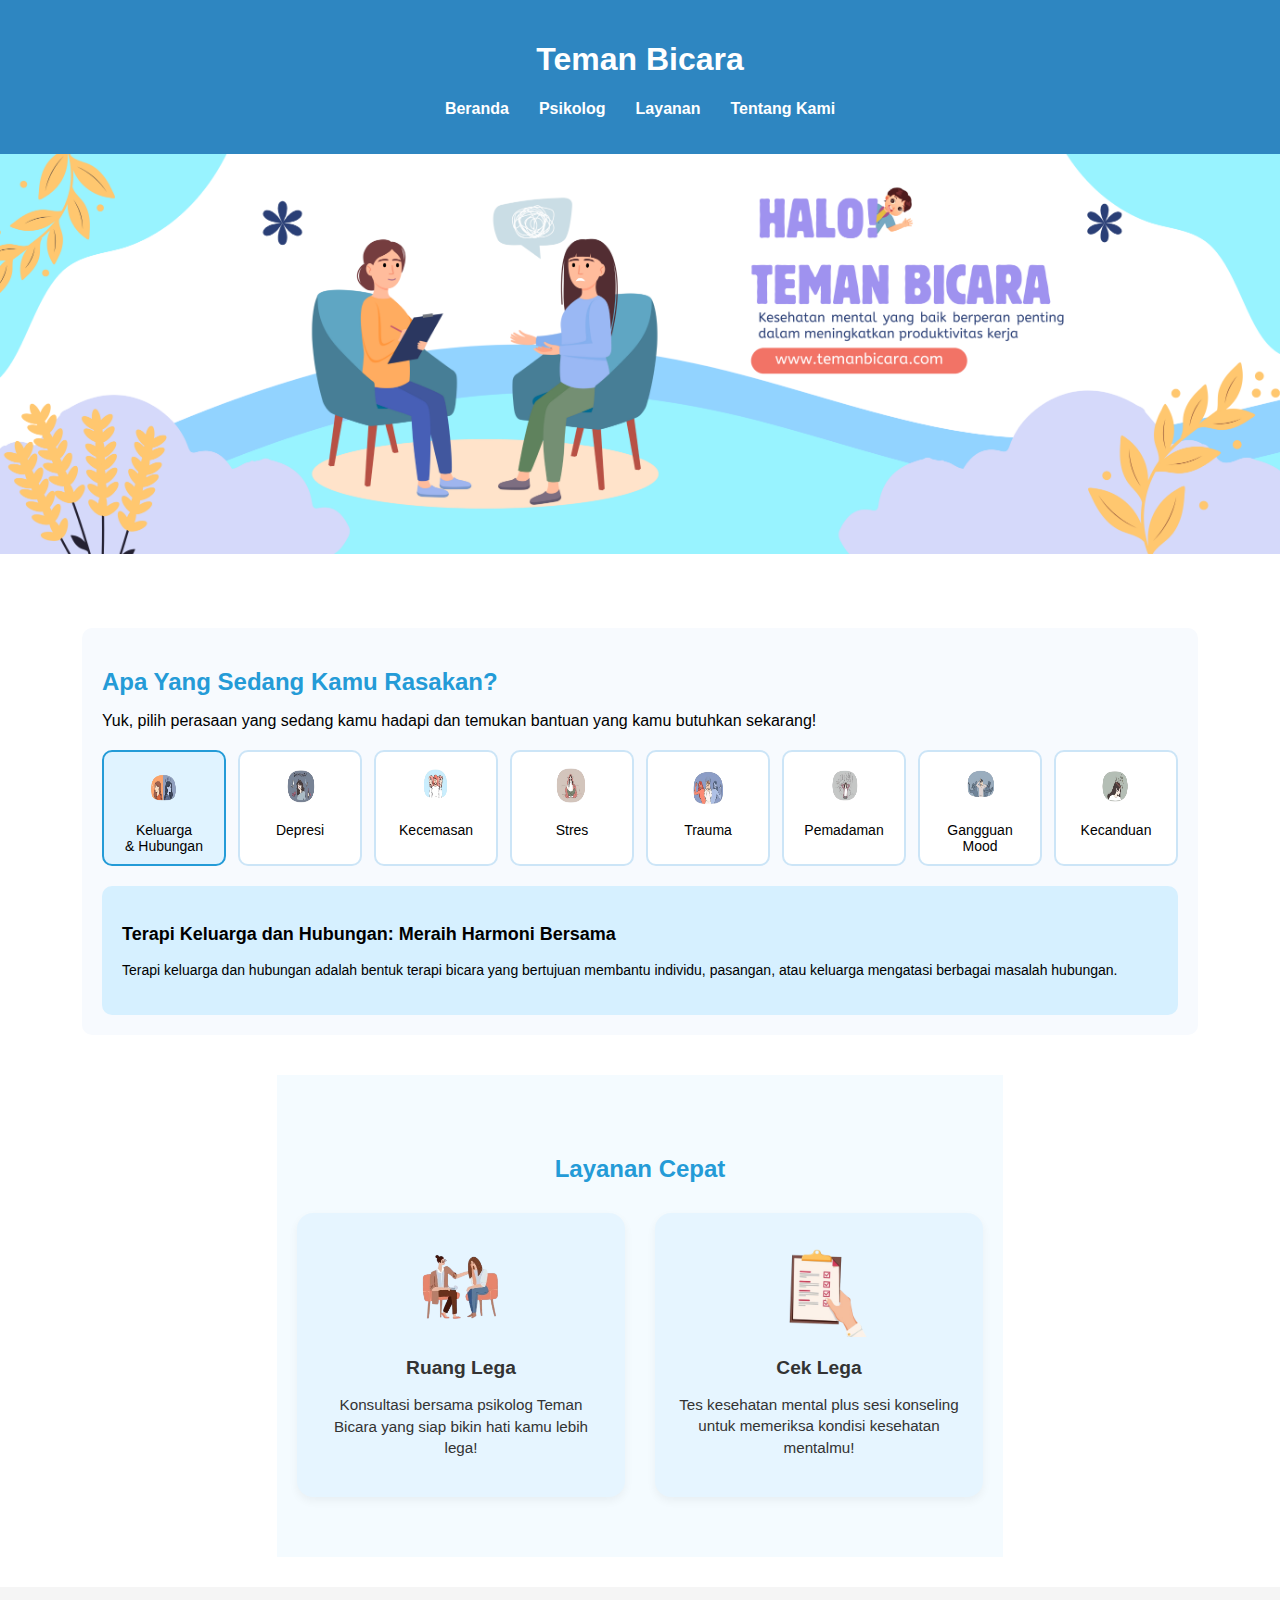
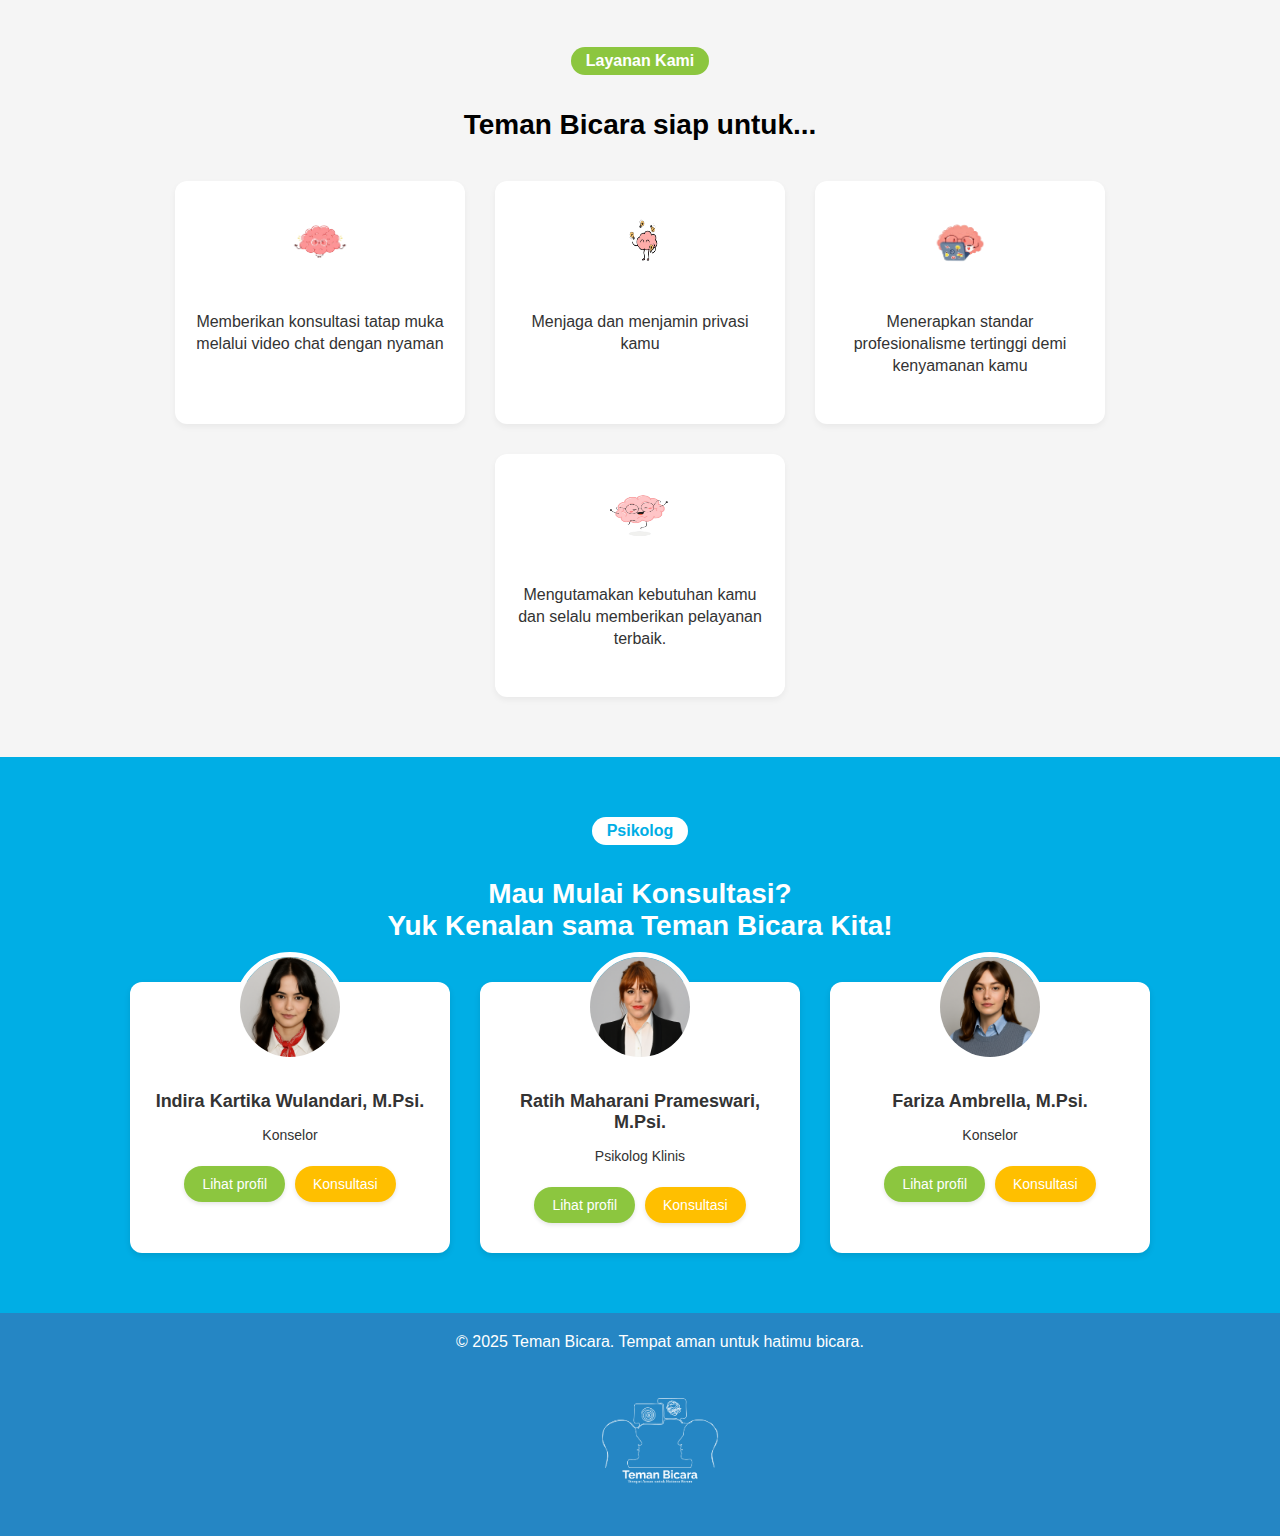
<file: index.html>
<!DOCTYPE html>
<html lang="id">
<head>
  <meta charset="UTF-8" />
  <meta name="viewport" content="width=device-width, initial-scale=1.0"/>
  <title>Beranda - Teman Bicara</title>
  <link rel="stylesheet" href="styles.css" />
</head>
<body>
  <header>
    <h1>Teman Bicara</h1>
    <nav>
      <ul>
        <li><a href="index.html">Beranda</a></li>
        <li><a href="dokter.html">Psikolog</a></li>
        <li><a href="layanan.html">Layanan</a></li>
        <li><a href="kontak.html">Tentang Kami</a></li>
      </ul>
    </nav>
  </header>

  <section class="banner">
    <img src="banner2.png" alt="Banner Kesehatan" />
  </section>

  <section class="content">
    <section class="feeling-section">
  <h2 class="highlight-title">Apa Yang Sedang Kamu Rasakan?</h2>
  <p>Yuk, pilih perasaan yang sedang kamu hadapi dan temukan bantuan yang kamu butuhkan sekarang!</p>

  <div class="feelings-container" id="feelings">
    <div class="feeling active" onclick="showInfo('keluarga')">
      <img src="keluarga.png" alt="Keluarga & Hubungan" />
      <p>Keluarga<br>& Hubungan</p>
    </div>
    <div class="feeling" onclick="showInfo('depresi')">
      <img src="depresi.png" alt="Depresi" />
      <p>Depresi</p>
    </div>
    <div class="feeling" onclick="showInfo('kecemasan')">
      <img src="kecemasan.png" alt="Kecemasan" />
      <p>Kecemasan</p>
    </div>
    <div class="feeling" onclick="showInfo('stres')">
      <img src="stres.png" alt="Stres" />
      <p>Stres</p>
    </div>
    <div class="feeling" onclick="showInfo('trauma')">
      <img src="trauma.png" alt="Trauma" />
      <p>Trauma</p>
    </div>
    <div class="feeling" onclick="showInfo('pemadaman')">
      <img src="burnout.png" alt="Pemadaman" />
      <p>Pemadaman</p>
    </div>
    <div class="feeling" onclick="showInfo('mood')">
      <img src="mood.png" alt="Gangguan Mood" />
      <p>Gangguan Mood</p>
    </div>
    <div class="feeling" onclick="showInfo('kecanduan')">
      <img src="kecanduan.png" alt="Kecanduan" />
      <p>Kecanduan</p>
    </div>
  </div>

  <div class="info-box" id="infoBox">
    <h3 id="infoTitle">Terapi Keluarga dan Hubungan: Meraih Harmoni Bersama</h3>
    <p id="infoContent">
      Terapi keluarga dan hubungan adalah bentuk terapi bicara yang bertujuan membantu individu, pasangan, atau keluarga mengatasi berbagai masalah hubungan.
    </p>
  </div>
</section>

<section class="layanan-lanjutan">
  <h2 class="highlight-title">Layanan Cepat</h2>
  <div class="layanan-container">
    <a href="form.html" class="layanan-card">
      <img src="sesilega.png" alt="Sesi Lega">
      <h3>Ruang Lega</h3>
      <p>Konsultasi bersama psikolog Teman Bicara yang siap bikin hati kamu lebih lega!</p>
    </a>

    <a href="form.html" class="layanan-card">
      <img src="ceklega.png" alt="Cek Lega">
      <h3>Cek Lega</h3>
      <p>Tes kesehatan mental plus sesi konseling untuk memeriksa kondisi kesehatan mentalmu!</p>
    </a>
  </div>
</section>
</section>

<section class="fitur-section">
  <div class="fitur-header">
    <span class="label">Layanan Kami</span>
    <h2>Teman Bicara siap untuk...</h2>
  </div>
  
  <div class="fitur-container">
    <div class="fitur-card">
      <img src="nyaman.png" alt="Konsultasi Nyaman" />
      <p>Memberikan konsultasi tatap muka melalui video chat dengan nyaman</p>
    </div>
    <div class="fitur-card">
      <img src="privasi.png" alt="Privasi Terjaga" />
      <p>Menjaga dan menjamin privasi kamu</p>
    </div>
    <div class="fitur-card">
      <img src="profesional.png" alt="Profesionalisme" />
      <p>Menerapkan standar profesionalisme tertinggi demi kenyamanan kamu</p>
    </div>
    <div class="fitur-card">
      <img src="layanan.png" alt="Pelayanan Terbaik" />
      <p>Mengutamakan kebutuhan kamu dan selalu memberikan pelayanan terbaik.</p>
    </div>
  </div>
</section>

<section class="psikolog-section">
  <div class="psikolog-header">
    <span class="label">Psikolog</span>
    <h2>Mau Mulai Konsultasi?<br>Yuk Kenalan sama Teman Bicara Kita!</h2>
  </div>

 <div class="psikolog-container">
  <!-- Psikolog 1 -->
  <div class="psikolog-card">
    <img src="Indira Kartika Wulandari, M.Psi..png" alt="Indira Kartika Wulandari, M.Psi." class="psikolog-photo">
    <h3>Indira Kartika Wulandari, M.Psi.</h3>
    <p>Konselor</p>
    <div class="psikolog-buttons">
      <a href="psikolog1.html" class="btn btn-profile">Lihat profil</a>
      <a href="form.html" class="btn btn-consult">Konsultasi</a>
    </div>
  </div>

  <!-- Psikolog 2 -->
  <div class="psikolog-card">
    <img src="Ratih Maharani Prameswari.png" alt="Ratih Maharani Prameswari, M.Psi." class="psikolog-photo">
    <h3>Ratih Maharani Prameswari, M.Psi.</h3>
    <p>Psikolog Klinis</p>
    <div class="psikolog-buttons">
      <a href="psikolog2.html" class="btn btn-profile">Lihat profil</a>
      <a href="form.html" class="btn btn-consult">Konsultasi</a>
    </div>
  </div>

  <!-- Psikolog 3 -->
  <div class="psikolog-card">
    <img src="Fariza Ambrella, M.Psi.png" alt="Fariza Ambrella, M.Psi." class="psikolog-photo">
    <h3>Fariza Ambrella, M.Psi.</h3>
    <p>Konselor</p>
    <div class="psikolog-buttons">
      <a href="psikolog3.html" class="btn btn-profile">Lihat profil</a>
      <a href="form.html" class="btn btn-consult">Konsultasi</a>
    </div>
  </div>
</section>

<footer class="footer">
    <div class="footer-content">
        <p>© 2025 Teman Bicara. Tempat aman untuk hatimu bicara.</p>
        <img src="logo.png" alt="Logo Klinik" class="footer-logo">
    </div>
</footer>
  <script>
  const infoData = {
    keluarga: {
      title: "Terapi Keluarga dan Hubungan: Meraih Harmoni Bersama",
      content: "Terapi keluarga dan hubungan adalah bentuk terapi bicara yang bertujuan membantu individu, pasangan, atau keluarga mengatasi berbagai masalah hubungan."
    },
    depresi: {
      title: "Depresi: Lebih dari Sekadar Sedih Biasa",
      content: "Depresi adalah gangguan kesehatan mental yang umum dan serius yang ditandai dengan suasana hati yang rendah, kehilangan minat, dan gejala mental lainnya."
    },
    kecemasan: {
      title: "Kecemasan: Ketika Rasa Takut Menguasai",
      content: "Kecemasan adalah respons alami tubuh terhadap stres, tetapi jika berlangsung lama dapat mengganggu kehidupan sehari-hari."
    },
    stres: {
      title: "Stres: Tekanan yang Tak Terlihat",
      content: "Stres terjadi saat kita menghadapi tekanan hidup yang besar, dan bisa berdampak pada fisik, mental, dan emosi kita."
    },
    trauma: {
      title: "Trauma: Luka Emosional yang Dalam",
      content: "Trauma bisa muncul dari pengalaman menyakitkan seperti kehilangan, kecelakaan, atau kekerasan dan mempengaruhi kesejahteraan psikologis kita."
    },
    pemadaman: {
      title: "Pemadaman Emosi: Ketika Rasa Mati Rasa",
      content: "Pemadaman emosi terjadi saat seseorang merasa tidak mampu lagi merasakan apapun sebagai mekanisme bertahan dari stres berat."
    },
    mood: {
      title: "Gangguan Mood: Perubahan Emosi yang Ekstrem",
      content: "Gangguan mood mencakup kondisi seperti bipolar dan depresi berat yang mempengaruhi kestabilan emosi dalam jangka panjang."
    },
    kecanduan: {
      title: "Kecanduan: Ketergantungan yang Merusak",
      content: "Kecanduan adalah kondisi kronis yang ditandai oleh pencarian zat atau perilaku meskipun ada konsekuensi negatif yang nyata."
    }
  };

  function showInfo(key) {
    document.querySelectorAll('.feeling').forEach(el => el.classList.remove('active'));
    event.currentTarget.classList.add('active');

    const data = infoData[key];
    document.getElementById('infoTitle').innerText = data.title;
    document.getElementById('infoContent').innerText = data.content;
  }
</script>
</body>
</html>
</file>
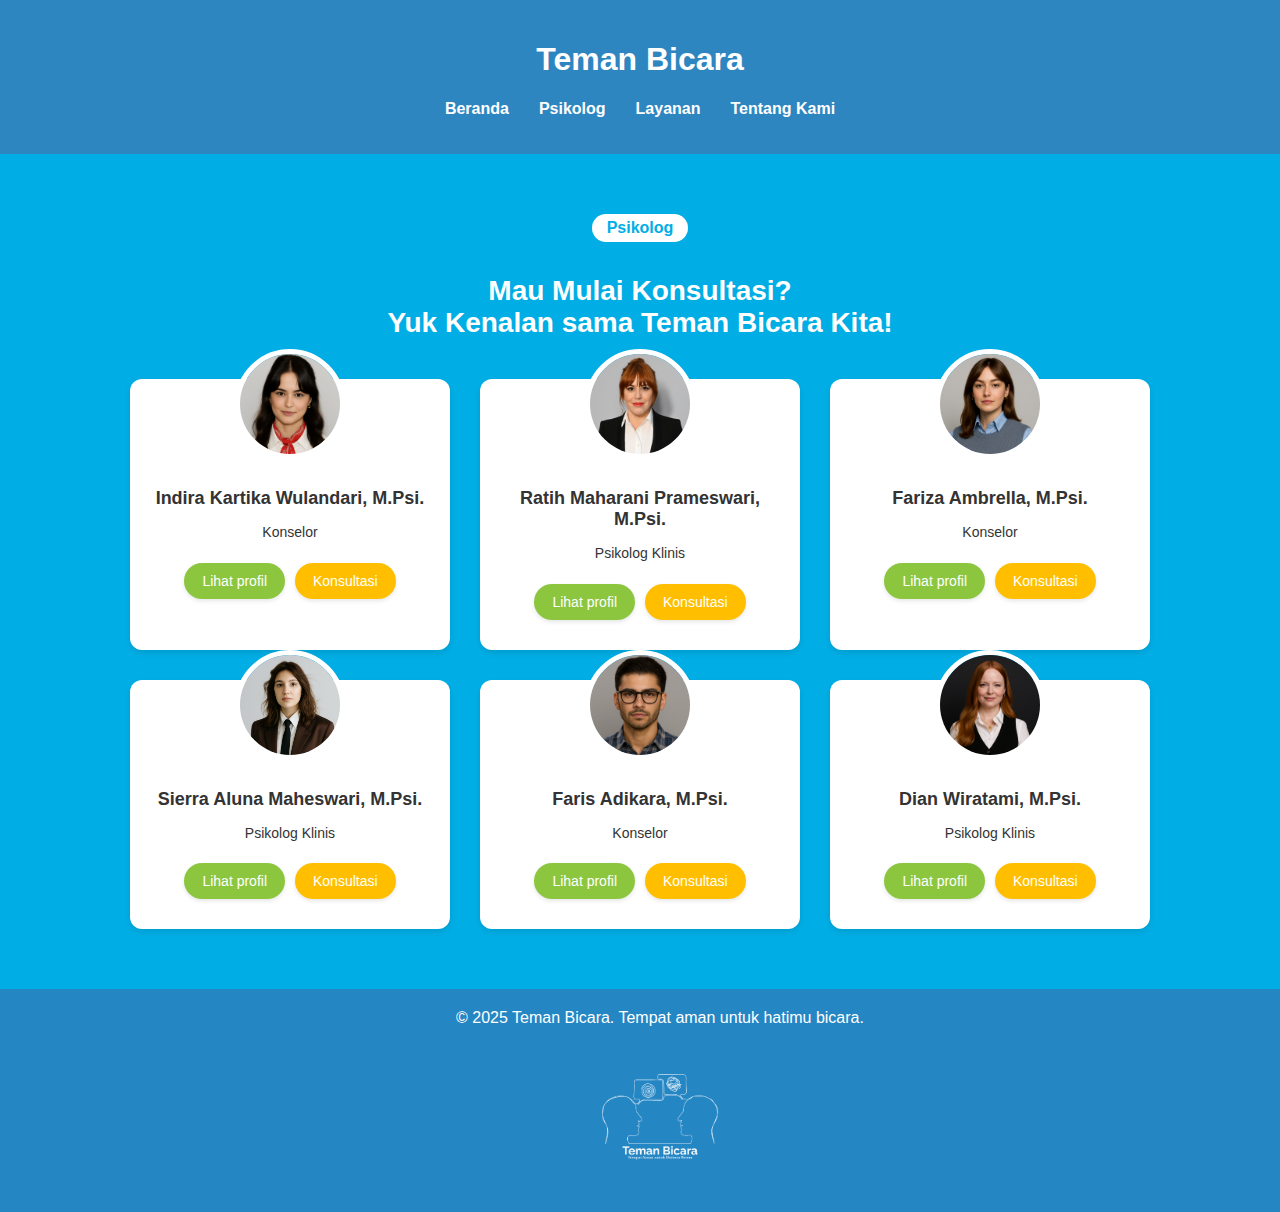
<file: dokter.html>
<!DOCTYPE html>
<html lang="id">
<head>
  <meta charset="UTF-8" />
  <meta name="viewport" content="width=device-width, initial-scale=1.0"/>
  <title>Psikolog - Teman Bicara</title>
  <link rel="stylesheet" href="styles.css" />
</head>
<body>
  <header>
    <h1>Teman Bicara</h1>
    <nav>
      <ul>
        <li><a href="index.html">Beranda</a></li>
        <li><a href="dokter.html">Psikolog</a></li>
        <li><a href="layanan.html">Layanan</a></li>
        <li><a href="kontak.html">Tentang Kami</a></li>
      </ul>
    </nav>
  </header>

  <section class="psikolog-section">
  <div class="psikolog-header">
    <span class="label">Psikolog</span>
    <h2>Mau Mulai Konsultasi?<br>Yuk Kenalan sama Teman Bicara Kita!</h2>
  </div>

 <div class="psikolog-container">
  <!-- Psikolog 1 -->
  <div class="psikolog-card">
    <img src="Indira Kartika Wulandari, M.Psi..png" alt="Indira Kartika Wulandari, M.Psi." class="psikolog-photo">
    <h3>Indira Kartika Wulandari, M.Psi.</h3>
    <p>Konselor</p>
    <div class="psikolog-buttons">
      <a href="psikolog1.html" class="btn btn-profile">Lihat profil</a>
      <a href="form.html" class="btn btn-consult">Konsultasi</a>
    </div>
  </div>

  <!-- Psikolog 2 -->
  <div class="psikolog-card">
    <img src="Ratih Maharani Prameswari.png" alt="Ratih Maharani Prameswari, M.Psi." class="psikolog-photo">
    <h3>Ratih Maharani Prameswari, M.Psi.</h3>
    <p>Psikolog Klinis</p>
    <div class="psikolog-buttons">
      <a href="psikolog2.html" class="btn btn-profile">Lihat profil</a>
      <a href="form.html" class="btn btn-consult">Konsultasi</a>
    </div>
  </div>

  <!-- Psikolog 3 -->
  <div class="psikolog-card">
    <img src="Fariza Ambrella, M.Psi.png" alt="Fariza Ambrella, M.Psi." class="psikolog-photo">
    <h3>Fariza Ambrella, M.Psi.</h3>
    <p>Konselor</p>
    <div class="psikolog-buttons">
      <a href="psikolog3.html" class="btn btn-profile">Lihat profil</a>
      <a href="form.html" class="btn btn-consult">Konsultasi</a>
    </div>
  </div>

  <!-- Psikolog 4 -->
  <div class="psikolog-card">
    <img src="Sierra Aluna Maheswari.png" alt="Sierra Aluna Maheswari, M.Psi." class="psikolog-photo">
    <h3>Sierra Aluna Maheswari, M.Psi.</h3>
    <p>Psikolog Klinis</p>
    <div class="psikolog-buttons">
      <a href="psikolog4.html" class="btn btn-profile">Lihat profil</a>
      <a href="form.html" class="btn btn-consult">Konsultasi</a>
    </div>
  </div>

  <!-- Psikolog 5 -->
  <div class="psikolog-card">
    <img src="Dr. Faris Adikara, M.Psi..png" alt="Faris Adikara, M.Psi." class="psikolog-photo">
    <h3>Faris Adikara, M.Psi.</h3>
    <p>Konselor</p>
    <div class="psikolog-buttons">
      <a href="psikolog5.html" class="btn btn-profile">Lihat profil</a>
      <a href="form.html" class="btn btn-consult">Konsultasi</a>
    </div>
  </div>

  <!-- Psikolog 6 -->
  <div class="psikolog-card">
    <img src="Dian Wiratami.png" alt="Dian Wiratami, M.Psi." class="psikolog-photo">
    <h3>Dian Wiratami, M.Psi.</h3>
    <p>Psikolog Klinis</p>
    <div class="psikolog-buttons">
      <a href="psikolog6.html" class="btn btn-profile">Lihat profil</a>
      <a href="form.html" class="btn btn-consult">Konsultasi</a>
    </div>
   </section>

  <footer class="footer">
    <div class="footer-content">
        <p>© 2025 Teman Bicara. Tempat aman untuk hatimu bicara.</p>
        <img src="logo.png" alt="Logo Klinik" class="footer-logo">
    </div>
</footer>
</body>
</html>
</file>
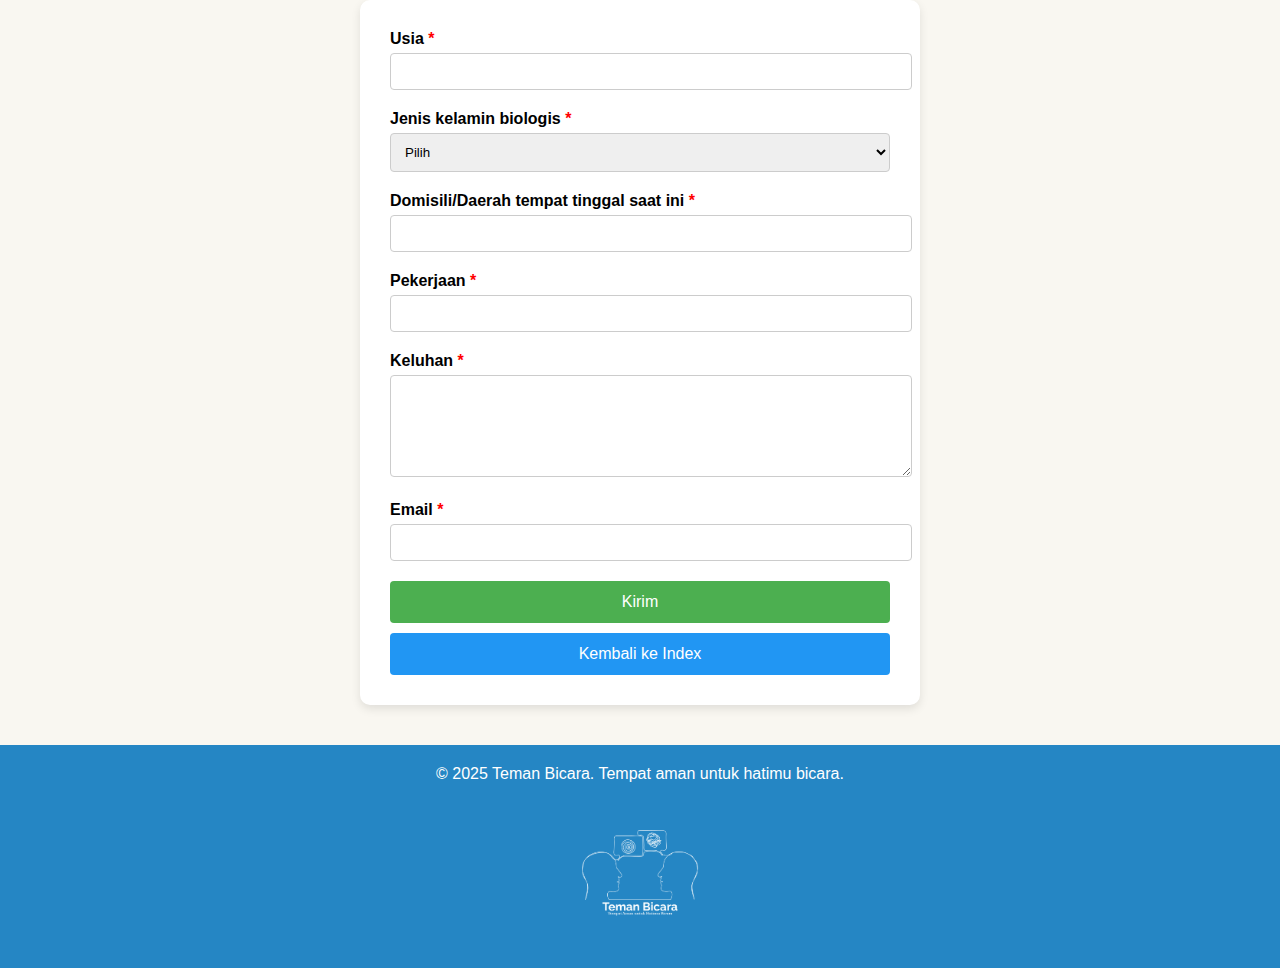
<file: form.html>
<!DOCTYPE html>
<html lang="id">
<head>
    <meta charset="UTF-8">
    <meta name="viewport" content="width=device-width, initial-scale=1.0">
    <title>Formulir Konsultasi</title>
    <link rel="stylesheet" href="styles.css" />
    <style>
        body {
            font-family: Arial, sans-serif;
            background-color: #f9f7f1;
            display: flex;
            justify-content: center;
            align-items: center;
            min-height: 100vh;
        }
        .form-card {
            background-color: #fff;
            padding: 30px;
            border-radius: 10px;
            box-shadow: 0 4px 10px rgba(0, 0, 0, 0.1);
            width: 500px;
        }
        .form-card label {
            font-weight: bold;
            display: block;
            margin-bottom: 5px;
        }
        .form-card input, .form-card select, .form-card textarea {
            width: 100%;
            padding: 10px;
            margin-bottom: 20px;
            border: 1px solid #ccc;
            border-radius: 4px;
        }
        .form-card textarea {
            resize: vertical;
            min-height: 80px;
        }
        .required {
            color: red;
        }
        .form-card button {
            background-color: #4CAF50;
            color: white;
            padding: 12px 20px;
            border: none;
            border-radius: 4px;
            cursor: pointer;
            width: 100%;
            font-size: 16px;
            margin-bottom: 10px;
        }
        .form-card button:hover {
            background-color: #45a049;
        }
        .back-button {
            background-color: #2196F3;
            text-align: center;
            text-decoration: none;
            display: block;
            padding: 12px 0;
            border-radius: 4px;
            color: white;
            font-size: 16px;
        }
        .back-button:hover {
            background-color: #1976D2;
        }
    </style>
</head>
<body>

<div class="form-card">
    <form>
        <label>Usia <span class="required">*</span></label>
        <input type="number" required>

        <label>Jenis kelamin biologis <span class="required">*</span></label>
        <select required>
            <option value="">Pilih</option>
            <option value="Laki-laki">Laki-laki</option>
            <option value="Perempuan">Perempuan</option>
        </select>

        <label>Domisili/Daerah tempat tinggal saat ini <span class="required">*</span></label>
        <input type="text" required>

        <label>Pekerjaan <span class="required">*</span></label>
        <input type="text" required>

        <label>Keluhan <span class="required">*</span></label>
        <textarea required></textarea>

        <label>Email <span class="required">*</span></label>
        <input type="email" required>

        <button type="submit">Kirim</button>
    </form>

    <a href="index.html" class="back-button">Kembali ke Index</a>
</div>
<body>
    <div class="container">
        <!-- FORM MULAI -->
        <main>
            <!-- Isi form di sini -->
        </main>
        <!-- FORM SELESAI -->
    </div>

    <!-- FOOTER -->
    <footer class="footer">
        <div class="footer-content">
            <p>© 2025 Teman Bicara. Tempat aman untuk hatimu bicara.</p>
            <img src="logo.png" alt="Logo Klinik" class="footer-logo">
        </div>
    </footer>
</body>


</body>
</html>
</file>
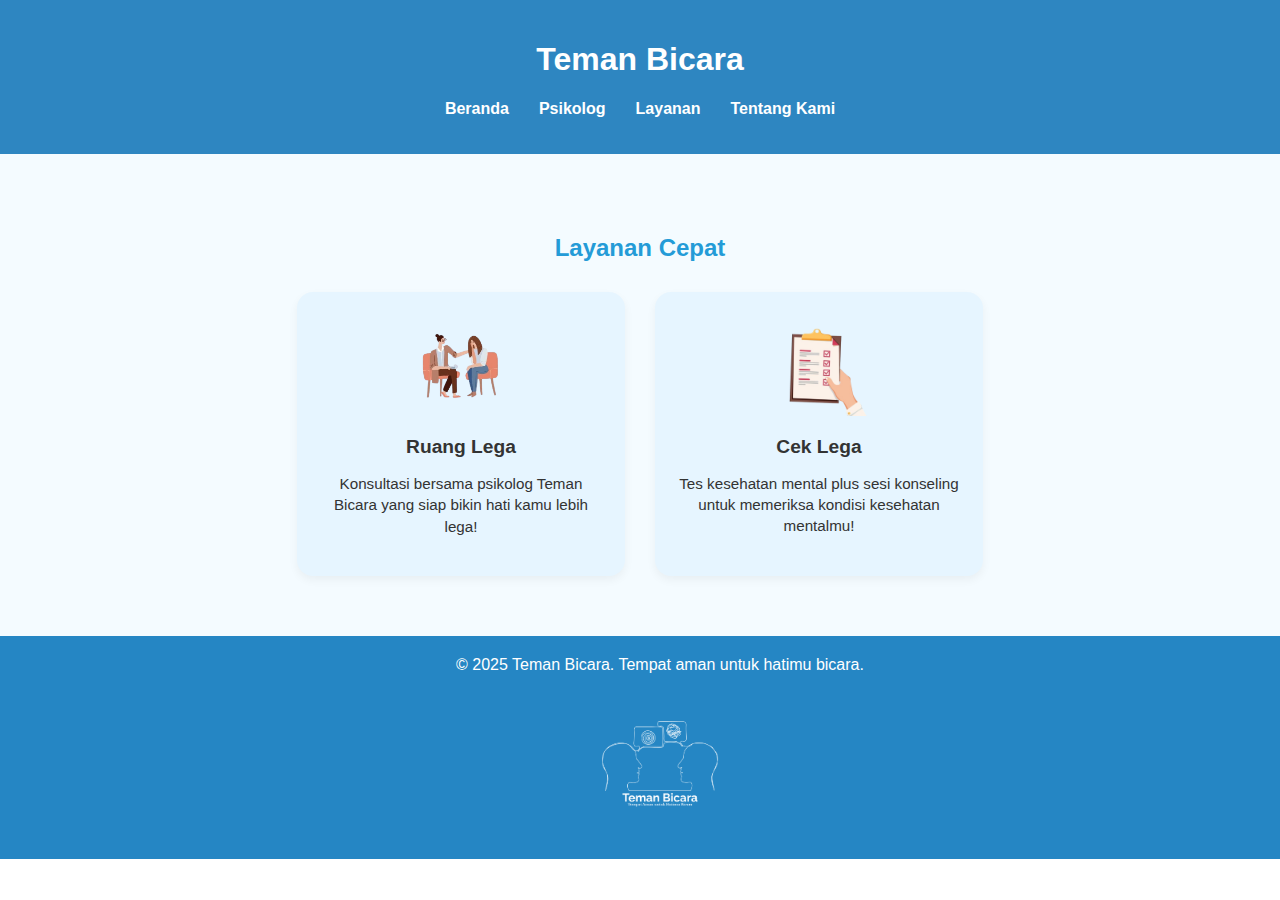
<file: layanan.html>
<!DOCTYPE html>
<html lang="id">
<head>
  <meta charset="UTF-8" />
  <meta name="viewport" content="width=device-width, initial-scale=1.0"/>
  <title>Layanan - Teman Bicara</title>
  <link rel="stylesheet" href="styles.css" />
</head>
<body>
  <header>
    <h1>Teman Bicara</h1>
    <nav>
      <ul>
        <li><a href="index.html">Beranda</a></li>
        <li><a href="dokter.html">Psikolog</a></li>
        <li><a href="layanan.html">Layanan</a></li>
        <li><a href="kontak.html">Tentang Kami</a></li>
      </ul>
    </nav>
  </header>

  <section class="layanan-lanjutan">
  <h2 class="highlight-title">Layanan Cepat</h2>
  <div class="layanan-container">
    <a href="form.html" class="layanan-card">
      <img src="sesilega.png" alt="Sesi Plong">
      <h3>Ruang Lega</h3>
      <p>Konsultasi bersama psikolog Teman Bicara yang siap bikin hati kamu lebih lega!</p>
    </a>

    <a href="form.html" class="layanan-card">
      <img src="ceklega.png" alt="Cek Plong">
      <h3>Cek Lega</h3>
      <p>Tes kesehatan mental plus sesi konseling untuk memeriksa kondisi kesehatan mentalmu!</p>
    </a>
  </div>
</section>

  <footer class="footer">
    <div class="footer-content">
        <p>© 2025 Teman Bicara. Tempat aman untuk hatimu bicara.</p>
        <img src="logo.png" alt="Logo Klinik" class="footer-logo">
    </div>
</footer>
</body>
</html>
</file>
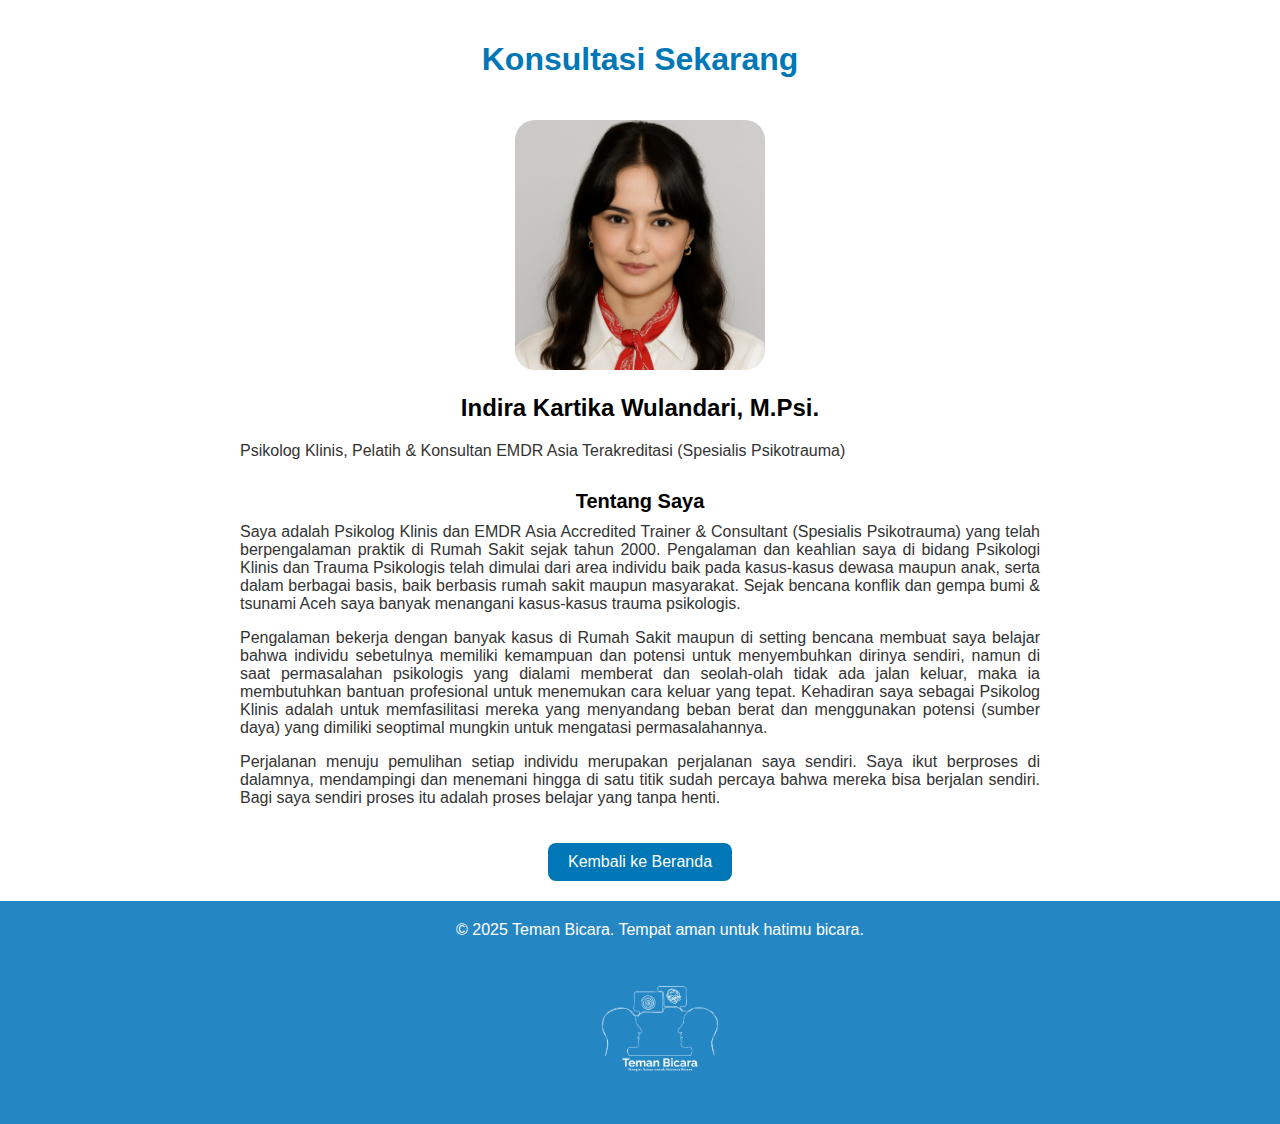
<file: psikolog1.html>
<!DOCTYPE html>
<html lang="id">

<head>
    <meta charset="UTF-8">
    <meta name="viewport" content="width=device-width, initial-scale=1.0">
    <link rel="stylesheet" href="styles.css" />
    <title>Profil Psikolog</title>
    <style>
        body {
            font-family: Arial, sans-serif;
            background-color: #fff;
            margin: 0;
            padding: 0;
            text-align: center;
        }

        .container {
            padding: 20px;
            max-width: 800px;
            margin: auto;
        }

        h1 {
            color: #0077b6;
        }

        .profile-img {
            width: 250px;
            height: 250px;
            border-radius: 20px;
            object-fit: cover;
            margin-top: 20px;
        }

        h2 {
            margin-top: 20px;
            font-size: 24px;
        }

        p {
            font-size: 16px;
            color: #333;
            text-align: justify;
            margin-top: 10px;
        }

        .section-title {
            display: flex;
            align-items: center;
            justify-content: center;
            font-size: 20px;
            margin-top: 30px;
            font-weight: bold;
        }

        .back-button {
            display: inline-block;
            margin-top: 20px;
            padding: 10px 20px;
            background-color: #0077b6;
            color: white;
            text-decoration: none;
            border-radius: 8px;
        }
    </style>
</head>

<body>

    <div class="container">
        <h1>Konsultasi Sekarang</h1>
        <img src="Indira Kartika Wulandari, M.Psi..png" alt="Indira Kartika Wulandari, M.Psi." class="profile-img">
        <h2>Indira Kartika Wulandari, M.Psi.</h2>
        <p>Psikolog Klinis, Pelatih & Konsultan EMDR Asia Terakreditasi (Spesialis Psikotrauma)</p>

        <div class="section-title">Tentang Saya</div>
        <p>Saya adalah Psikolog Klinis dan EMDR Asia Accredited Trainer & Consultant (Spesialis Psikotrauma) yang telah berpengalaman praktik di Rumah Sakit sejak tahun 2000. Pengalaman dan keahlian saya di bidang Psikologi Klinis dan Trauma Psikologis telah dimulai dari area individu baik pada kasus-kasus dewasa maupun anak, serta dalam berbagai basis, baik berbasis rumah sakit maupun masyarakat. Sejak bencana konflik dan gempa bumi & tsunami Aceh saya banyak menangani kasus-kasus trauma psikologis.
        </p>
        <p>Pengalaman bekerja dengan banyak kasus di Rumah Sakit maupun di setting bencana membuat saya belajar bahwa individu sebetulnya memiliki kemampuan dan potensi untuk menyembuhkan dirinya sendiri, namun di saat permasalahan psikologis yang dialami memberat dan seolah-olah tidak ada jalan keluar, maka ia membutuhkan bantuan profesional untuk menemukan cara keluar yang tepat. Kehadiran saya sebagai Psikolog Klinis adalah untuk memfasilitasi mereka yang menyandang beban berat dan menggunakan potensi (sumber daya) yang dimiliki seoptimal mungkin untuk mengatasi permasalahannya.</p>
        <p>Perjalanan menuju pemulihan setiap individu merupakan perjalanan saya sendiri. Saya ikut berproses di dalamnya, mendampingi dan menemani hingga di satu titik sudah percaya bahwa mereka bisa berjalan sendiri. Bagi saya sendiri proses itu adalah proses belajar yang tanpa henti.</p>

        <a href="index.html" class="back-button">Kembali ke Beranda</a>
    </div>
<footer class="footer">
    <div class="footer-content">
        <p>© 2025 Teman Bicara. Tempat aman untuk hatimu bicara.</p>
        <img src="logo.png" alt="Logo Klinik" class="footer-logo">
    </div>
</footer>

</body>
</html>
</file>
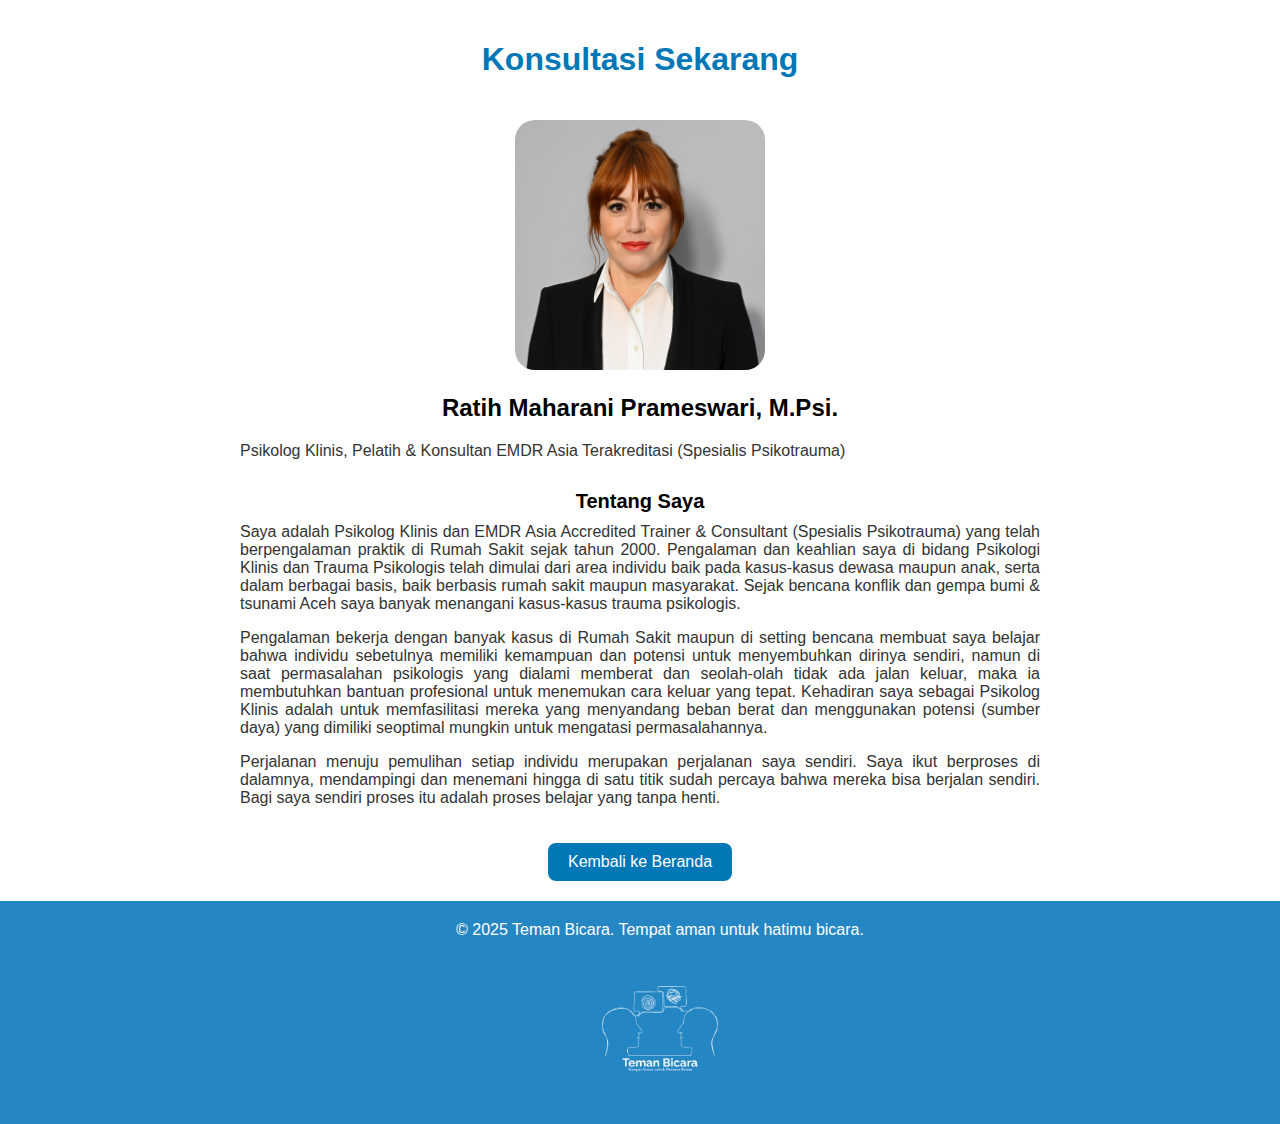
<file: psikolog2.html>
<!DOCTYPE html>
<html lang="id">

<head>
    <meta charset="UTF-8">
    <meta name="viewport" content="width=device-width, initial-scale=1.0">
    <link rel="stylesheet" href="styles.css" />
    <title>Profil Psikolog</title>
    <style>
        body {
            font-family: Arial, sans-serif;
            background-color: #fff;
            margin: 0;
            padding: 0;
            text-align: center;
        }

        .container {
            padding: 20px;
            max-width: 800px;
            margin: auto;
        }

        h1 {
            color: #0077b6;
        }

        .profile-img {
            width: 250px;
            height: 250px;
            border-radius: 20px;
            object-fit: cover;
            margin-top: 20px;
        }

        h2 {
            margin-top: 20px;
            font-size: 24px;
        }

        p {
            font-size: 16px;
            color: #333;
            text-align: justify;
            margin-top: 10px;
        }

        .section-title {
            display: flex;
            align-items: center;
            justify-content: center;
            font-size: 20px;
            margin-top: 30px;
            font-weight: bold;
        }

        .back-button {
            display: inline-block;
            margin-top: 20px;
            padding: 10px 20px;
            background-color: #0077b6;
            color: white;
            text-decoration: none;
            border-radius: 8px;
        }
    </style>
</head>

<body>

    <div class="container">
        <h1>Konsultasi Sekarang</h1>
        <img src="Ratih Maharani Prameswari.png" alt="Ratih Maharani Prameswari, M.Psi." class="profile-img">
        <h2>Ratih Maharani Prameswari, M.Psi.</h2>
        <p>Psikolog Klinis, Pelatih & Konsultan EMDR Asia Terakreditasi (Spesialis Psikotrauma)</p>

        <div class="section-title">Tentang Saya</div>
        <p>Saya adalah Psikolog Klinis dan EMDR Asia Accredited Trainer & Consultant (Spesialis Psikotrauma) yang telah berpengalaman praktik di Rumah Sakit sejak tahun 2000. Pengalaman dan keahlian saya di bidang Psikologi Klinis dan Trauma Psikologis telah dimulai dari area individu baik pada kasus-kasus dewasa maupun anak, serta dalam berbagai basis, baik berbasis rumah sakit maupun masyarakat. Sejak bencana konflik dan gempa bumi & tsunami Aceh saya banyak menangani kasus-kasus trauma psikologis.
        </p>
        <p>Pengalaman bekerja dengan banyak kasus di Rumah Sakit maupun di setting bencana membuat saya belajar bahwa individu sebetulnya memiliki kemampuan dan potensi untuk menyembuhkan dirinya sendiri, namun di saat permasalahan psikologis yang dialami memberat dan seolah-olah tidak ada jalan keluar, maka ia membutuhkan bantuan profesional untuk menemukan cara keluar yang tepat. Kehadiran saya sebagai Psikolog Klinis adalah untuk memfasilitasi mereka yang menyandang beban berat dan menggunakan potensi (sumber daya) yang dimiliki seoptimal mungkin untuk mengatasi permasalahannya.</p>
        <p>Perjalanan menuju pemulihan setiap individu merupakan perjalanan saya sendiri. Saya ikut berproses di dalamnya, mendampingi dan menemani hingga di satu titik sudah percaya bahwa mereka bisa berjalan sendiri. Bagi saya sendiri proses itu adalah proses belajar yang tanpa henti.</p>

        <a href="index.html" class="back-button">Kembali ke Beranda</a>
    </div>
<footer class="footer">
    <div class="footer-content">
        <p>© 2025 Teman Bicara. Tempat aman untuk hatimu bicara.</p>
        <img src="logo.png" alt="Logo Klinik" class="footer-logo">
    </div>
</footer>

</body>
</html>
</file>
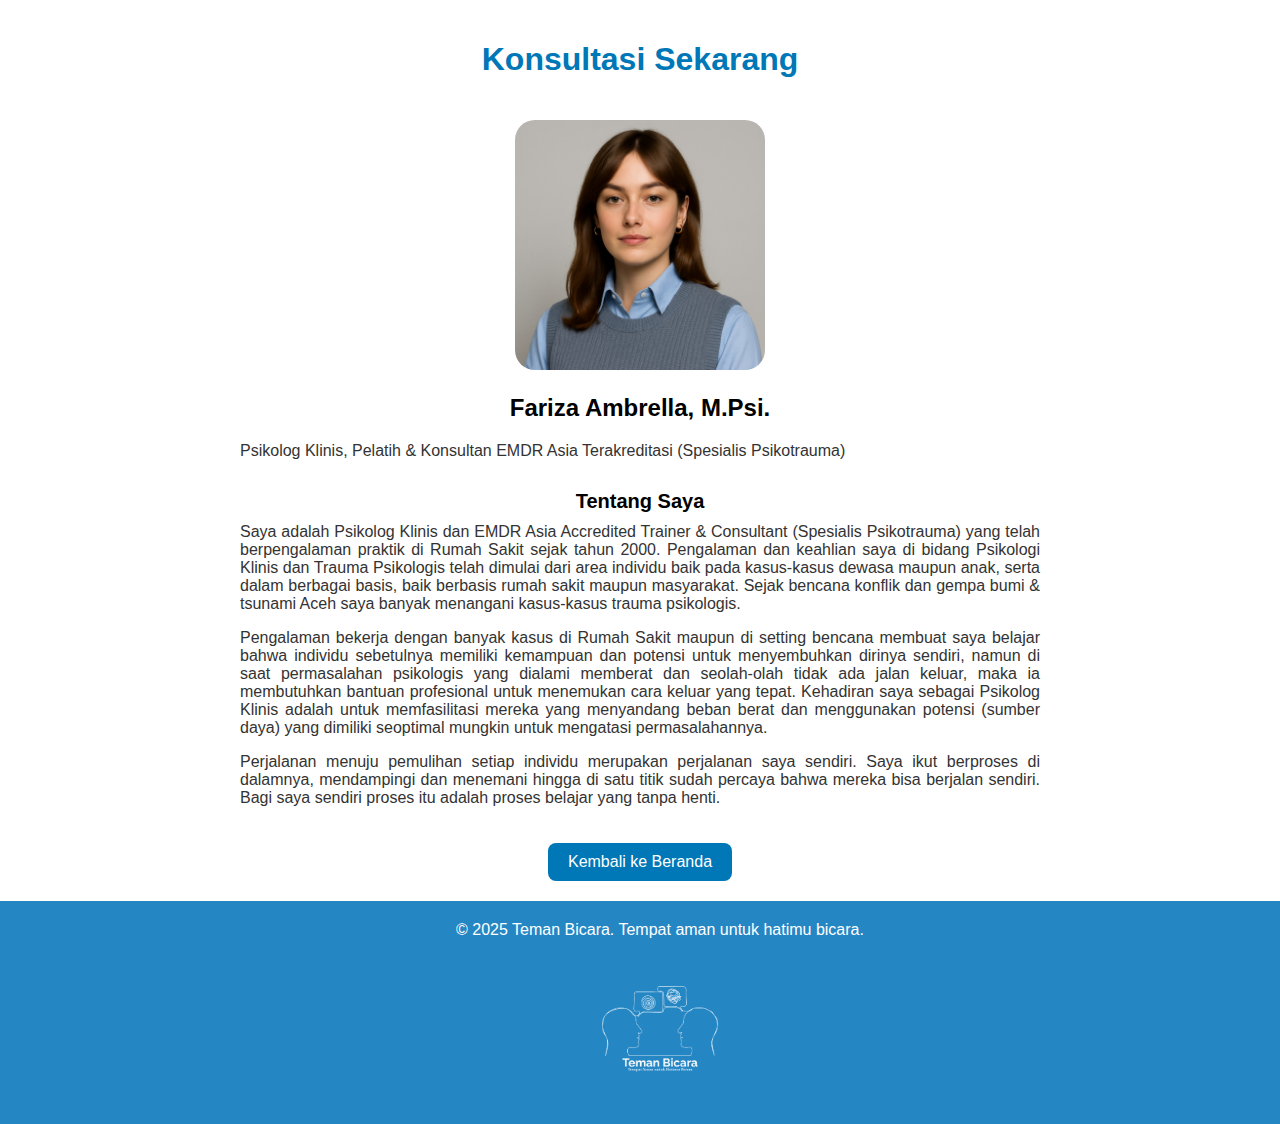
<file: psikolog3.html>
<!DOCTYPE html>
<html lang="id">

<head>
    <meta charset="UTF-8">
    <meta name="viewport" content="width=device-width, initial-scale=1.0">
    <link rel="stylesheet" href="styles.css" />
    <title>Profil Psikolog</title>
    <style>
        body {
            font-family: Arial, sans-serif;
            background-color: #fff;
            margin: 0;
            padding: 0;
            text-align: center;
        }

        .container {
            padding: 20px;
            max-width: 800px;
            margin: auto;
        }

        h1 {
            color: #0077b6;
        }

        .profile-img {
            width: 250px;
            height: 250px;
            border-radius: 20px;
            object-fit: cover;
            margin-top: 20px;
        }

        h2 {
            margin-top: 20px;
            font-size: 24px;
        }

        p {
            font-size: 16px;
            color: #333;
            text-align: justify;
            margin-top: 10px;
        }

        .section-title {
            display: flex;
            align-items: center;
            justify-content: center;
            font-size: 20px;
            margin-top: 30px;
            font-weight: bold;
        }

        .back-button {
            display: inline-block;
            margin-top: 20px;
            padding: 10px 20px;
            background-color: #0077b6;
            color: white;
            text-decoration: none;
            border-radius: 8px;
        }
    </style>
</head>

<body>

    <div class="container">
        <h1>Konsultasi Sekarang</h1>
        <img src="Fariza Ambrella, M.Psi.png" alt="Fariza Ambrella, M.Psi." class="profile-img">
        <h2>Fariza Ambrella, M.Psi.</h2>
        <p>Psikolog Klinis, Pelatih & Konsultan EMDR Asia Terakreditasi (Spesialis Psikotrauma)</p>

        <div class="section-title">Tentang Saya</div>
        <p>Saya adalah Psikolog Klinis dan EMDR Asia Accredited Trainer & Consultant (Spesialis Psikotrauma) yang telah berpengalaman praktik di Rumah Sakit sejak tahun 2000. Pengalaman dan keahlian saya di bidang Psikologi Klinis dan Trauma Psikologis telah dimulai dari area individu baik pada kasus-kasus dewasa maupun anak, serta dalam berbagai basis, baik berbasis rumah sakit maupun masyarakat. Sejak bencana konflik dan gempa bumi & tsunami Aceh saya banyak menangani kasus-kasus trauma psikologis.
        </p>
        <p>Pengalaman bekerja dengan banyak kasus di Rumah Sakit maupun di setting bencana membuat saya belajar bahwa individu sebetulnya memiliki kemampuan dan potensi untuk menyembuhkan dirinya sendiri, namun di saat permasalahan psikologis yang dialami memberat dan seolah-olah tidak ada jalan keluar, maka ia membutuhkan bantuan profesional untuk menemukan cara keluar yang tepat. Kehadiran saya sebagai Psikolog Klinis adalah untuk memfasilitasi mereka yang menyandang beban berat dan menggunakan potensi (sumber daya) yang dimiliki seoptimal mungkin untuk mengatasi permasalahannya.</p>
        <p>Perjalanan menuju pemulihan setiap individu merupakan perjalanan saya sendiri. Saya ikut berproses di dalamnya, mendampingi dan menemani hingga di satu titik sudah percaya bahwa mereka bisa berjalan sendiri. Bagi saya sendiri proses itu adalah proses belajar yang tanpa henti.</p>

        <a href="index.html" class="back-button">Kembali ke Beranda</a>
    </div>
  <footer class="footer">
    <div class="footer-content">
        <p>© 2025 Teman Bicara. Tempat aman untuk hatimu bicara.</p>
        <img src="logo.png" alt="Logo Klinik" class="footer-logo">
    </div>
</footer>

</body>
</html>
</file>
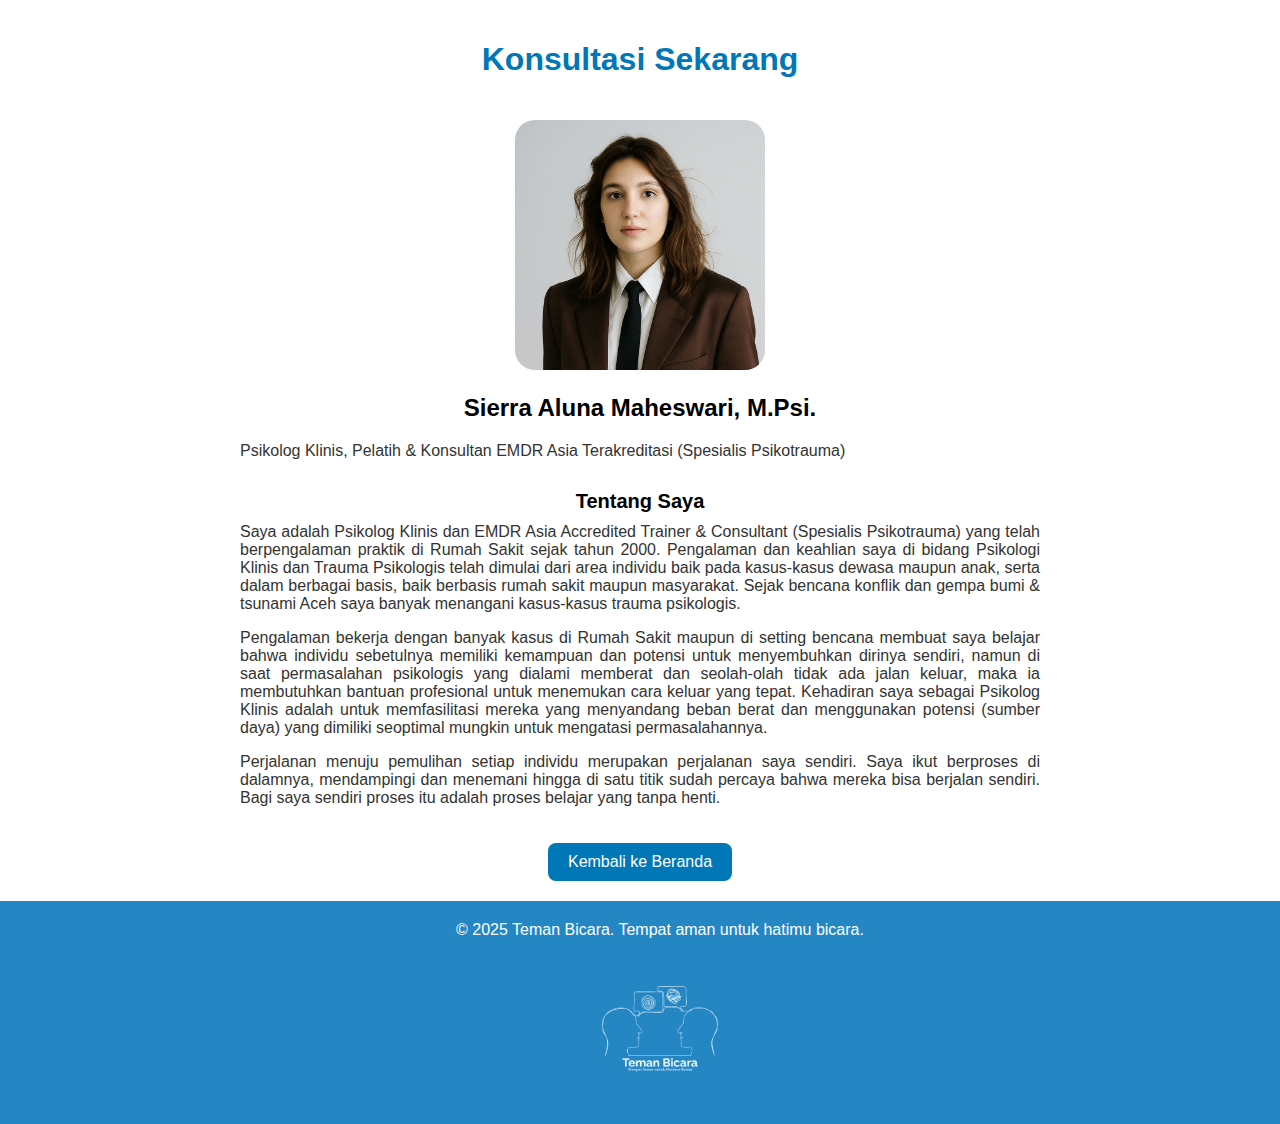
<file: psikolog4.html>
<!DOCTYPE html>
<html lang="id">

<head>
    <meta charset="UTF-8">
    <meta name="viewport" content="width=device-width, initial-scale=1.0">
    <link rel="stylesheet" href="styles.css" />
    <title>Profil Psikolog</title>
    <style>
        body {
            font-family: Arial, sans-serif;
            background-color: #fff;
            margin: 0;
            padding: 0;
            text-align: center;
        }

        .container {
            padding: 20px;
            max-width: 800px;
            margin: auto;
        }

        h1 {
            color: #0077b6;
        }

        .profile-img {
            width: 250px;
            height: 250px;
            border-radius: 20px;
            object-fit: cover;
            margin-top: 20px;
        }

        h2 {
            margin-top: 20px;
            font-size: 24px;
        }

        p {
            font-size: 16px;
            color: #333;
            text-align: justify;
            margin-top: 10px;
        }

        .section-title {
            display: flex;
            align-items: center;
            justify-content: center;
            font-size: 20px;
            margin-top: 30px;
            font-weight: bold;
        }

        .back-button {
            display: inline-block;
            margin-top: 20px;
            padding: 10px 20px;
            background-color: #0077b6;
            color: white;
            text-decoration: none;
            border-radius: 8px;
        }
    </style>
</head>

<body>

    <div class="container">
        <h1>Konsultasi Sekarang</h1>
        <img src="Sierra Aluna Maheswari.png" alt="Sierra Aluna Maheswari, M.Psi." class="profile-img">
        <h2>Sierra Aluna Maheswari, M.Psi.</h2>
        <p>Psikolog Klinis, Pelatih & Konsultan EMDR Asia Terakreditasi (Spesialis Psikotrauma)</p>

        <div class="section-title">Tentang Saya</div>
        <p>Saya adalah Psikolog Klinis dan EMDR Asia Accredited Trainer & Consultant (Spesialis Psikotrauma) yang telah berpengalaman praktik di Rumah Sakit sejak tahun 2000. Pengalaman dan keahlian saya di bidang Psikologi Klinis dan Trauma Psikologis telah dimulai dari area individu baik pada kasus-kasus dewasa maupun anak, serta dalam berbagai basis, baik berbasis rumah sakit maupun masyarakat. Sejak bencana konflik dan gempa bumi & tsunami Aceh saya banyak menangani kasus-kasus trauma psikologis.
        </p>
        <p>Pengalaman bekerja dengan banyak kasus di Rumah Sakit maupun di setting bencana membuat saya belajar bahwa individu sebetulnya memiliki kemampuan dan potensi untuk menyembuhkan dirinya sendiri, namun di saat permasalahan psikologis yang dialami memberat dan seolah-olah tidak ada jalan keluar, maka ia membutuhkan bantuan profesional untuk menemukan cara keluar yang tepat. Kehadiran saya sebagai Psikolog Klinis adalah untuk memfasilitasi mereka yang menyandang beban berat dan menggunakan potensi (sumber daya) yang dimiliki seoptimal mungkin untuk mengatasi permasalahannya.</p>
        <p>Perjalanan menuju pemulihan setiap individu merupakan perjalanan saya sendiri. Saya ikut berproses di dalamnya, mendampingi dan menemani hingga di satu titik sudah percaya bahwa mereka bisa berjalan sendiri. Bagi saya sendiri proses itu adalah proses belajar yang tanpa henti.</p>

        <a href="index.html" class="back-button">Kembali ke Beranda</a>
    </div>
 <footer class="footer">
    <div class="footer-content">
        <p>© 2025 Teman Bicara. Tempat aman untuk hatimu bicara.</p>
        <img src="logo.png" alt="Logo Klinik" class="footer-logo">
    </div>
</footer>

</body>
</html>
</file>
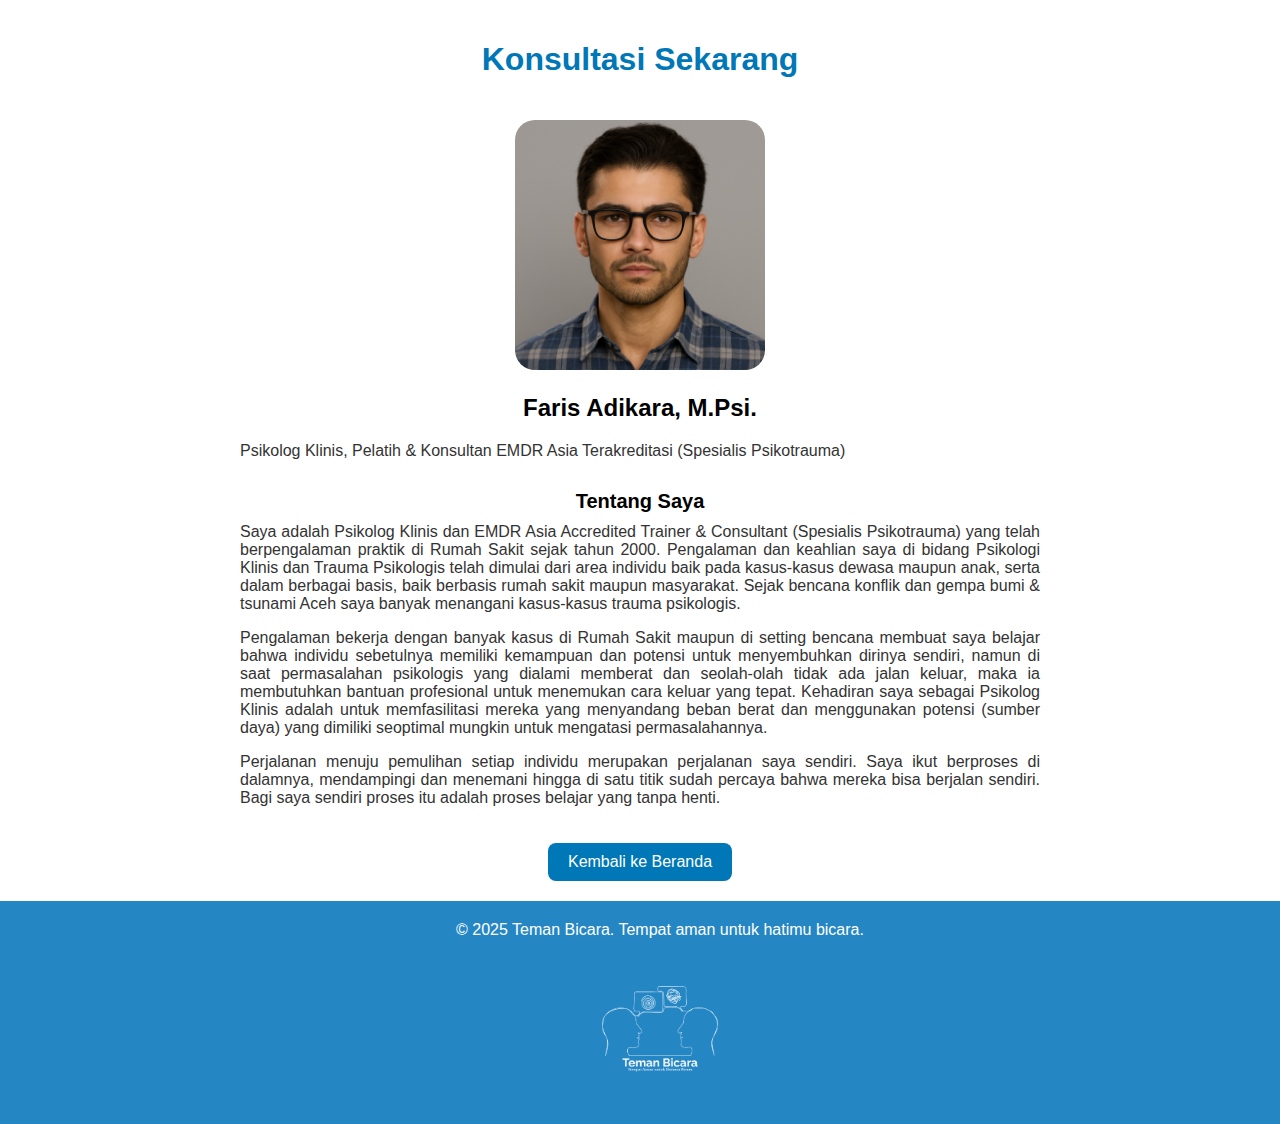
<file: psikolog5.html>
<!DOCTYPE html>
<html lang="id">

<head>
    <meta charset="UTF-8">
    <meta name="viewport" content="width=device-width, initial-scale=1.0">
    <link rel="stylesheet" href="styles.css" />
    <title>Profil Psikolog</title>
    <style>
        body {
            font-family: Arial, sans-serif;
            background-color: #fff;
            margin: 0;
            padding: 0;
            text-align: center;
        }

        .container {
            padding: 20px;
            max-width: 800px;
            margin: auto;
        }

        h1 {
            color: #0077b6;
        }

        .profile-img {
            width: 250px;
            height: 250px;
            border-radius: 20px;
            object-fit: cover;
            margin-top: 20px;
        }

        h2 {
            margin-top: 20px;
            font-size: 24px;
        }

        p {
            font-size: 16px;
            color: #333;
            text-align: justify;
            margin-top: 10px;
        }

        .section-title {
            display: flex;
            align-items: center;
            justify-content: center;
            font-size: 20px;
            margin-top: 30px;
            font-weight: bold;
        }

        .back-button {
            display: inline-block;
            margin-top: 20px;
            padding: 10px 20px;
            background-color: #0077b6;
            color: white;
            text-decoration: none;
            border-radius: 8px;
        }
    </style>
</head>

<body>

    <div class="container">
        <h1>Konsultasi Sekarang</h1>
        <img src="Dr. Faris Adikara, M.Psi..png" alt="Faris Adikara, M.Psi." class="profile-img">
        <h2>Faris Adikara, M.Psi.</h2>
        <p>Psikolog Klinis, Pelatih & Konsultan EMDR Asia Terakreditasi (Spesialis Psikotrauma)</p>

        <div class="section-title">Tentang Saya</div>
        <p>Saya adalah Psikolog Klinis dan EMDR Asia Accredited Trainer & Consultant (Spesialis Psikotrauma) yang telah berpengalaman praktik di Rumah Sakit sejak tahun 2000. Pengalaman dan keahlian saya di bidang Psikologi Klinis dan Trauma Psikologis telah dimulai dari area individu baik pada kasus-kasus dewasa maupun anak, serta dalam berbagai basis, baik berbasis rumah sakit maupun masyarakat. Sejak bencana konflik dan gempa bumi & tsunami Aceh saya banyak menangani kasus-kasus trauma psikologis.
        </p>
        <p>Pengalaman bekerja dengan banyak kasus di Rumah Sakit maupun di setting bencana membuat saya belajar bahwa individu sebetulnya memiliki kemampuan dan potensi untuk menyembuhkan dirinya sendiri, namun di saat permasalahan psikologis yang dialami memberat dan seolah-olah tidak ada jalan keluar, maka ia membutuhkan bantuan profesional untuk menemukan cara keluar yang tepat. Kehadiran saya sebagai Psikolog Klinis adalah untuk memfasilitasi mereka yang menyandang beban berat dan menggunakan potensi (sumber daya) yang dimiliki seoptimal mungkin untuk mengatasi permasalahannya.</p>
        <p>Perjalanan menuju pemulihan setiap individu merupakan perjalanan saya sendiri. Saya ikut berproses di dalamnya, mendampingi dan menemani hingga di satu titik sudah percaya bahwa mereka bisa berjalan sendiri. Bagi saya sendiri proses itu adalah proses belajar yang tanpa henti.</p>

        <a href="index.html" class="back-button">Kembali ke Beranda</a>
    </div>
   <footer class="footer">
    <div class="footer-content">
        <p>© 2025 Teman Bicara. Tempat aman untuk hatimu bicara.</p>
        <img src="logo.png" alt="Logo Klinik" class="footer-logo">
    </div>
</footer>

</body>
</html>
</file>
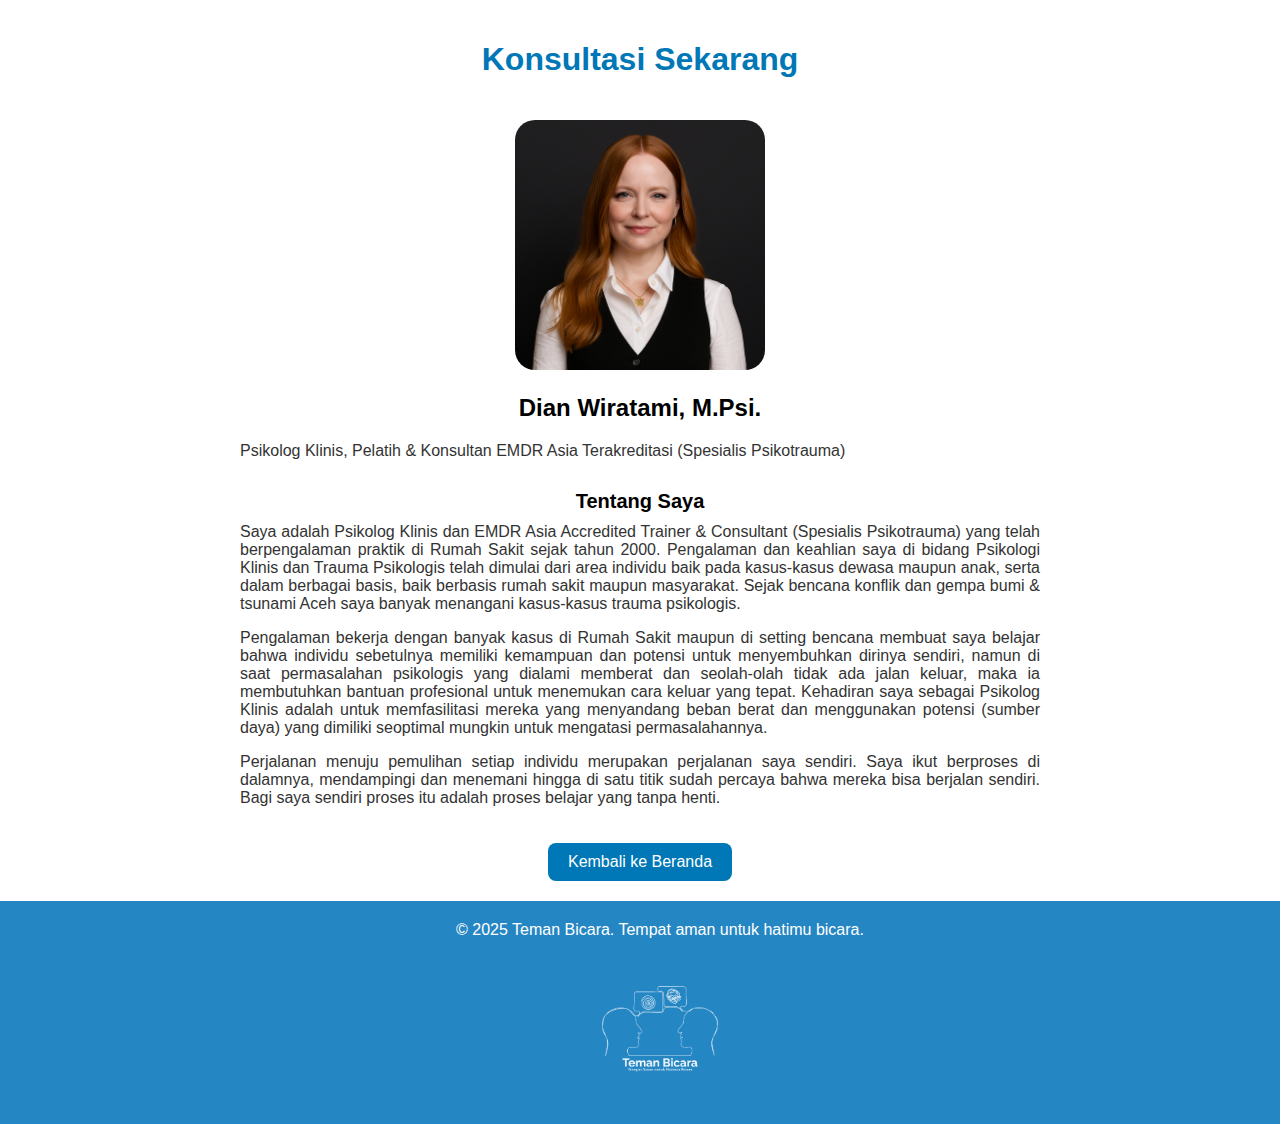
<file: psikolog6.html>
<!DOCTYPE html>
<html lang="id">

<head>
    <meta charset="UTF-8">
    <meta name="viewport" content="width=device-width, initial-scale=1.0">
    <link rel="stylesheet" href="styles.css" />
    <title>Profil Psikolog</title>
    <style>
        body {
            font-family: Arial, sans-serif;
            background-color: #fff;
            margin: 0;
            padding: 0;
            text-align: center;
        }

        .container {
            padding: 20px;
            max-width: 800px;
            margin: auto;
        }

        h1 {
            color: #0077b6;
        }

        .profile-img {
            width: 250px;
            height: 250px;
            border-radius: 20px;
            object-fit: cover;
            margin-top: 20px;
        }

        h2 {
            margin-top: 20px;
            font-size: 24px;
        }

        p {
            font-size: 16px;
            color: #333;
            text-align: justify;
            margin-top: 10px;
        }

        .section-title {
            display: flex;
            align-items: center;
            justify-content: center;
            font-size: 20px;
            margin-top: 30px;
            font-weight: bold;
        }

        .back-button {
            display: inline-block;
            margin-top: 20px;
            padding: 10px 20px;
            background-color: #0077b6;
            color: white;
            text-decoration: none;
            border-radius: 8px;
        }
    </style>
</head>

<body>

    <div class="container">
        <h1>Konsultasi Sekarang</h1>
        <img src="Dian Wiratami.png" alt="Dian Wiratami, M.Psi." class="profile-img">
        <h2>Dian Wiratami, M.Psi.</h2>
        <p>Psikolog Klinis, Pelatih & Konsultan EMDR Asia Terakreditasi (Spesialis Psikotrauma)</p>

        <div class="section-title">Tentang Saya</div>
        <p>Saya adalah Psikolog Klinis dan EMDR Asia Accredited Trainer & Consultant (Spesialis Psikotrauma) yang telah berpengalaman praktik di Rumah Sakit sejak tahun 2000. Pengalaman dan keahlian saya di bidang Psikologi Klinis dan Trauma Psikologis telah dimulai dari area individu baik pada kasus-kasus dewasa maupun anak, serta dalam berbagai basis, baik berbasis rumah sakit maupun masyarakat. Sejak bencana konflik dan gempa bumi & tsunami Aceh saya banyak menangani kasus-kasus trauma psikologis.
        </p>
        <p>Pengalaman bekerja dengan banyak kasus di Rumah Sakit maupun di setting bencana membuat saya belajar bahwa individu sebetulnya memiliki kemampuan dan potensi untuk menyembuhkan dirinya sendiri, namun di saat permasalahan psikologis yang dialami memberat dan seolah-olah tidak ada jalan keluar, maka ia membutuhkan bantuan profesional untuk menemukan cara keluar yang tepat. Kehadiran saya sebagai Psikolog Klinis adalah untuk memfasilitasi mereka yang menyandang beban berat dan menggunakan potensi (sumber daya) yang dimiliki seoptimal mungkin untuk mengatasi permasalahannya.</p>
        <p>Perjalanan menuju pemulihan setiap individu merupakan perjalanan saya sendiri. Saya ikut berproses di dalamnya, mendampingi dan menemani hingga di satu titik sudah percaya bahwa mereka bisa berjalan sendiri. Bagi saya sendiri proses itu adalah proses belajar yang tanpa henti.</p>

        <a href="index.html" class="back-button">Kembali ke Beranda</a>
    </div>
<footer class="footer">
    <div class="footer-content">
        <p>© 2025 Teman Bicara. Tempat aman untuk hatimu bicara.</p>
        <img src="logo.png" alt="Logo Klinik" class="footer-logo">
    </div>
</footer>

</body>
</html>
</file>
<file: styles.css>
body {
  font-family: Arial, sans-serif;
  margin: 0;
  padding: 0;
}

header {
  background-color: #2E86C1;
  color: white;
  padding: 20px;
  text-align: center;
}

nav ul {
  list-style: none;
  padding: 0;
  display: flex;
  justify-content: center;
  margin-top: 10px;
}

nav li {
  margin: 0 15px;
}

nav a {
  color: white;
  text-decoration: none;
  font-weight: bold;
}

.banner img {
  width: 100%;
  height: auto;
}

.content {
  display: flex;
  justify-content: space-around;
  padding: 30px;
  flex-wrap: wrap;
}

.card {
  width: 300px;
  border: 1px solid #ddd;
  margin: 10px;
  padding: 15px;
  text-align: center;
  border-radius: 10px;
  background-color: #f9f9f9;
}

.card img {
  width: 100%;
  border-radius: 10px;
}

footer {
  background-color: #2E86C1;
  color: white;
  text-align: center;
  padding: 20px;
  position: relative;
}

.footer-logo {
  width: 50px;
  margin-top: 10px;
}

.feeling-section {
  margin: 40px 0;
  padding: 20px;
  background-color: #f7fafe;
  border-radius: 10px;
}

.highlight-title {
  color: #249bd7;
  font-size: 24px;
  font-weight: bold;
  margin-bottom: 10px;
}

.feelings-container {
  display: flex;
  flex-wrap: wrap;
  gap: 12px;
  margin-top: 20px;
  margin-bottom: 20px;
}

.feeling {
  border: 2px solid #cce5f7;
  border-radius: 10px;
  padding: 10px;
  width: 100px;
  text-align: center;
  background-color: white;
  transition: 0.3s ease;
}

.feeling.active {
  background-color: #e0f3ff;
  border-color: #249bd7;
}

.feeling img {
  width: 48px;
  height: 48px;
  margin-bottom: 8px;
}

.feeling p {
  font-size: 14px;
  margin: 0;
}

.info-box {
  background-color: #d6f0ff;
  padding: 20px;
  border-radius: 10px;
}

.info-box h3 {
  font-size: 18px;
  margin-bottom: 10px;
}

.info-box p {
  font-size: 14px;
  line-height: 1.6;
}

.feeling:hover {
  cursor: pointer;
  background-color: #f0f8ff;
}

.layanan-lanjutan {
  padding: 60px 20px;
  background-color: #f4fbff;
  text-align: center;
}

.layanan-container {
  display: flex;
  flex-wrap: wrap;
  gap: 30px;
  justify-content: center;
  margin-top: 30px;
}

.layanan-card {
  background-color: #e6f5ff;
  border-radius: 16px;
  padding: 24px;
  width: 280px;
  text-align: center;
  text-decoration: none;
  color: #333;
  box-shadow: 0 4px 10px rgba(0, 0, 0, 0.05);
  transition: transform 0.3s, box-shadow 0.3s;
}

.layanan-card img {
  width: 100px;
  height: auto;
  margin-bottom: 16px;
}

.layanan-card h3 {
  margin: 0 0 12px;
  font-size: 1.2rem;
  font-weight: 600;
}

.layanan-card p {
  font-size: 0.95rem;
  line-height: 1.4;
}

.layanan-card:hover {
  transform: translateY(-5px);
  box-shadow: 0 6px 20px rgba(0, 0, 0, 0.1);
}

.konsultasi-plong {
  background-color: #f1f9fd;
  padding: 40px 20px;
  text-align: center;
}

.konsultasi-container {
  display: flex;
  flex-wrap: wrap;
  justify-content: center;
  gap: 20px;
  margin-top: 20px;
}

.konsultasi-card {
  background-color: #e8f4fb;
  border: 1px solid #bde0f5;
  border-radius: 16px;
  width: 250px;
  padding: 20px;
  text-align: center;
  text-decoration: none;
  color: #000;
  transition: transform 0.2s, box-shadow 0.2s;
}

.konsultasi-card:hover {
  transform: translateY(-5px);
  box-shadow: 0 4px 12px rgba(0, 0, 0, 0.1);
}

.konsultasi-card img {
  max-width: 80px;
  margin-bottom: 10px;
}

.konsultasi-card h3 {
  font-size: 1.2em;
  margin-bottom: 10px;
  color: #1c87c9;
}

.konsultasi-card p {
  font-size: 0.95em;
  line-height: 1.4;
}

.fitur-section {
  background-color: #f5f5f5;
  padding: 60px 20px;
  text-align: center;
}

.fitur-header .label {
  background-color: #8cc63f;
  color: white;
  padding: 5px 15px;
  border-radius: 20px;
  font-weight: bold;
  display: inline-block;
  margin-bottom: 10px;
}

.fitur-header h2 {
  font-size: 28px;
  margin-bottom: 40px;
  font-weight: 700;
}

.fitur-container {
  display: flex;
  justify-content: center;
  flex-wrap: wrap;
  gap: 30px;
}

.fitur-card {
  background: white;
  padding: 30px 20px;
  border-radius: 12px;
  width: 250px;
  box-shadow: 0 3px 6px rgba(0, 0, 0, 0.05);
  transition: transform 0.3s ease;
}

.fitur-card img {
  width: 60px;
  height: 60px;
  margin-bottom: 20px;
}

.fitur-card p {
  font-size: 16px;
  color: #333;
  line-height: 1.4;
}

.psikolog-section {
  background-color: #00aee5;
  color: white;
  padding: 60px 20px;
  text-align: center;
}

.psikolog-header .label {
  background-color: white;
  color: #00aee5;
  padding: 5px 15px;
  border-radius: 20px;
  font-weight: bold;
  display: inline-block;
  margin-bottom: 10px;
}

.psikolog-header h2 {
  font-size: 28px;
  margin-bottom: 40px;
  font-weight: 700;
}

.psikolog-container {
  display: flex;
  justify-content: center;
  flex-wrap: wrap;
  gap: 30px;
}

.psikolog-card {
  background: white;
  color: #333;
  border-radius: 12px;
  padding: 30px 20px;
  width: 280px;
  box-shadow: 0 3px 6px rgba(0,0,0,0.1);
  position: relative;
}

.psikolog-photo {
  width: 100px;
  height: 100px;
  border-radius: 50%;
  object-fit: cover;
  margin-top: -60px;
  margin-bottom: 15px;
  border: 5px solid white;
}

.psikolog-card h3 {
  margin: 10px 0 5px;
  font-size: 18px;
  font-weight: 600;
}

.psikolog-card p {
  font-size: 14px;
  margin-bottom: 20px;
  line-height: 1.4;
}

.psikolog-buttons {
  display: flex;
  justify-content: center;
  gap: 10px;
}

.btn {
  padding: 10px 18px;
  border-radius: 20px;
  text-decoration: none;
  font-size: 14px;
  font-weight: 500;
  box-shadow: 0 2px 4px rgba(0,0,0,0.1);
}

.btn-profile {
  background-color: #8cc63f;
  color: white;
}

.btn-consult {
  background-color: #ffbf00;
  color: white;
}

.tentang-kami {
  background-color: #fff;
  padding: 80px 20px;
  text-align: center;
  position: relative;
}

.tentang-kami .container {
  max-width: 800px;
  margin: 0 auto;
}

.judul-utama {
  font-size: 32px;
  color: #007ac1;
  font-weight: 700;
  margin-bottom: 20px;
  position: relative;
}

.judul-utama::after {
  content: "";
  width: 40px;
  height: 5px;
  background-color: #8cc63f;
  border-radius: 3px;
  display: block;
  margin: 8px auto 0;
}

.intro-text h3 {
  font-size: 28px;
  font-weight: 700;
  color: #333;
  margin-bottom: 10px;
}

.intro-text .highlight {
  color: #00bfff;
}

.sub-info {
  font-size: 18px;
  color: #666;
  font-weight: 500;
}

.link-business {
  color: #78c2f1;
  font-weight: 600;
  text-decoration: none;
}

.link-business:hover {
  text-decoration: underline;
}

.deskripsi {
  margin-top: 30px;
  font-size: 16px;
  color: #666;
  line-height: 1.8;
}

.link-niceday {
  color: #00bfff;
  font-weight: 500;
  text-decoration: none;
}

.link-niceday:hover {
  text-decoration: underline;
}

.layanan-kami {
  background-color: #00aee6;
  padding: 80px 20px;
  color: #fff;
  text-align: center;
  border-radius: 100px 100px 0 0;
}

.layanan-kami .container {
  max-width: 1200px;
  margin: auto;
}

.layanan-kami .label {
  background-color: white;
  color: #00aee6;
  padding: 6px 20px;
  border-radius: 999px;
  font-weight: 600;
  display: inline-block;
  margin-bottom: 10px;
}

.layanan-kami h2 {
  font-size: 28px;
  margin-bottom: 40px;
  font-weight: 700;
}

.layanan-grid {
  display: flex;
  flex-wrap: wrap;
  justify-content: center;
  gap: 30px;
}

.card {
  background-color: white;
  border-radius: 20px;
  padding: 30px 20px;
  max-width: 250px;
  flex: 1;
  text-align: center;
  color: #333;
  box-shadow: 0 8px 16px rgba(0, 0, 0, 0.05);
}

.card .icon {
  background-color: #8cc63f;
  width: 80px;
  height: 80px;
  margin: 0 auto 20px;
  border-radius: 50%;
  display: flex;
  align-items: center;
  justify-content: center;
}

.card .icon img {
  width: 40px;
  height: 40px;
}

.card p {
  font-size: 16px;
  line-height: 1.6;
  font-weight: 500;
}

.gelombang {
  width: 30px;
  height: 10px;
  background: url('gelombang.png') no-repeat center;
  background-size: contain;
  margin: 20px auto 0;
}

.tentang-kami {
  padding: 80px 20px;
  text-align: center;
}

.tentang-kami .label {
  background-color: #8cc63f;
  color: white;
  padding: 6px 20px;
  border-radius: 999px;
  font-weight: bold;
  display: inline-block;
  margin-bottom: 10px;
}

.tentang-kami h2 {
  font-size: 28px;
  font-weight: bold;
  margin-bottom: 40px;
}

.tentang-kami .highlight {
  color: #00aee6;
}

.grid-box {
  display: flex;
  flex-wrap: wrap;
  justify-content: center;
  gap: 40px;
}

.grid-box .box {
  background-color: #8cc63f;
  border-radius: 14px;
  padding: 40px 30px 30px;
  color: white;
  max-width: 500px;
  position: relative;
  text-align: center;
}

.grid-box .box p {
  font-size: 16px;
  line-height: 1.6;
}

.judul-box {
  position: absolute;
  top: -20px;
  left: 50%;
  transform: translateX(-50%);
  background-color: #00aee6;
  color: white;
  font-weight: bold;
  padding: 10px 30px;
  border-radius: 12px;
  font-size: 18px;
}

.footer {
    background-color: #2586c4;
    color: white;
    padding: 20px;
    width: 100%;
    display: flex;
    justify-content: center; /* Horizontal center */
    align-items: center;    /* Vertical center */
    flex-direction: column; /* Stack text and logo vertically */
    text-align: center;
}

.footer-logo {
    width: 80px;
    margin-top: 10px; /* Jarak antara teks dan logo */
}

/* Body biar footer nempel bawah */
body {
    display: flex;
    flex-direction: column;
    min-height: 100vh;
    margin: 0;
}

/* Biar konten form tetap di atas */
main {
    flex: 1;
}

/* Biar form tetap ukuran wajar dan tidak tengah */
.container {
    max-width: 600px;
    margin: 0 auto;
    padding: 20px;
}

/* Footer full width dan isi tengah */
.footer {
    background-color: #2586c4;
    color: white;
    padding: 20px;
    text-align: center;
    width: 100%;
}

.footer-content {
    display: flex;
    flex-direction: column;
    align-items: center;
}

.footer-logo {
    width: 80px;
    margin-top: 10px;
}

.footer {
    background-color: #2586c4; /* Sesuaikan warna latar */
    padding: 20px;
    text-align: center;
}

.footer p {
    margin: 0;
    font-size: 16px;
    color: white;
}

.footer img {
    width: 150px; /* Ukuran logo */
    margin-top: 15px;
}
</file>
